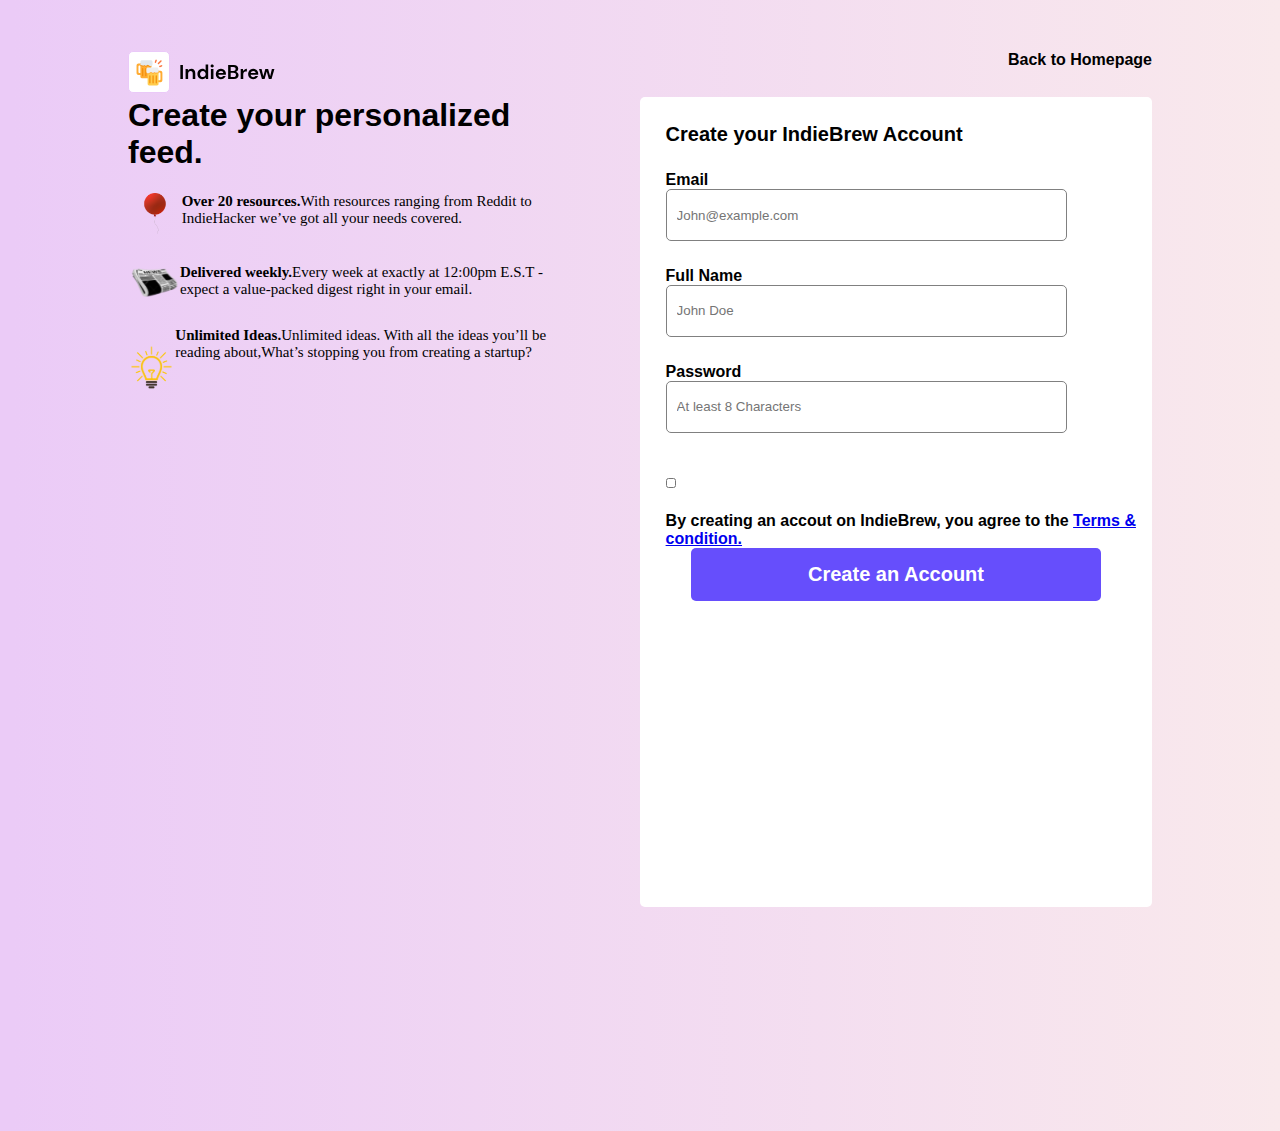
<file: view/pages/index2.html>
<!DOCTYPE html>
<html lang="en">
<head>
    <meta charset="UTF-8">
    <meta http-equiv="X-UA-Compatible" content="IE=edge">
    <meta name="viewport" content="width=device-width, initial-scale=1.0">
    <link rel="stylesheet" href="../styles/form.css">
    <title>IndieBrew.form</title>
</head>
<body>
    <nav>
        <div class="logo">
            <img src="../assets/logo.svg">
        </div> 
        <ul>
            <li><a href="">Back to Homepage</a></li>    
        </ul> 
    </nav>
    <div class="first">
        <div class="text">
            <h1>Create your personalized feed.</h1>
            <div class="one">
                <div class="ballon">
                    <img src="../assets/ballon.png">
                </div>
                    <p><span class="bold">Over 20 resources.</span>With resources ranging from Reddit to IndieHacker we’ve got all your needs covered.  </p>
                    </div>
            <div class="two">
                <div class="news">
                    <img src="../assets/news.svg">
                </div>
                  <p><span class="bold">Delivered weekly.</span>Every week at exactly at 12:00pm E.S.T - expect a value-packed digest right in your email.    </p>
            </div>
            <div class="three">
                <div class="bulb">
                    <img src="../assets/bulb.svg">
                </div>
                    <p><span class="bold">Unlimited Ideas.</span>Unlimited ideas. With all the ideas  you’ll be reading about,What’s stopping you from creating a startup? </p>
                    </div>
                    </div>
                    <div class="form-page">
                        <h2>Create your IndieBrew Account</h2>
                        <div class="email">
                            <p>Email</p>
                            <form>
                        <input type="text" placeholder="John@example.com">
                            </form>
                        </div>
                        <div class="name">
                            <p>Full Name</p>
                            <form>
                            <input type="text" placeholder="John Doe">
                             </form>
                        </div>
                        <div class="password">
                            <p>Password</p>
                            <form>
                            <input type="text" placeholder="At least 8 Characters">
                             </form>   
                        </div>
                <div class="last-text">
                <div class="rectangle">
                    <input type="checkbox" name="" id="">
                            </div>
                            <p> By creating an  accout on IndieBrew, you agree to the <a href="#">Terms & condition.</a></p>
                        </div>
                        <h4><a href="#">Create an Account</a></h>
                    </div>
                </div>
                    

            
        
            
    
    
    
</body>
</html>
</file>
<file: view/styles/form.css>
*{
    margin: 0;
    padding: 0%;
    box-sizing: 0;
    font-family: 'Poppins', sans-serif;
}
body{
    width: 100%;
    height: 120vh;
    background-image: linear-gradient(to right, #ebcbf7 1% , #f9e9ec);
}
nav{
    display: flex;
    width: 80%;
    margin: auto;
    margin-top: 4%;

}
.logo{
    width: 50%;
    
}
nav ul{
    width: 50%;
    display: flex;
    justify-content: end;
    list-style: none;

}
nav li a{
    font-weight: 700;
    color: black;
    text-decoration: none;
}
.first{
    display: flex;
    width: 80%;
    height: auto; 
    margin: auto;
    justify-content: space-between;
}
.text{
    width: 43%;
    
    
    
    
    
}
.form-page{
    width: 50%; 
    justify-content: flex-end;
    background-color: #fff;
    height: 90vh;
    border-radius: 5px;
    
}
.form-page h2{
    margin-left: 5%;
    font-size: 20px;
    margin-top: 5%;
}
.email{
    margin-left: 5%;
    margin-top: 5%;
}
.form-page p{
 font-weight: 700;
}
.name{
    margin-left: 5%;
    margin-top: 5%;
}
.password{
    margin-left: 5%;
    margin-top: 5%;
}
.last-text{
    margin-left: 5%;
    margin-top: 5%;
    display: flex;
    flex-wrap: wrap;
}

.text .one{
    display: flex;
    /* display: flex; */
    margin-top: 5%;
    
 
}
.text .one p{
    font-size: 15px;
    font-family: Georgia, serif;
}
.ballon{
    width: 20%;
}
.ballon img{
    width: 100%;
}
.text .two{
    display: flex;
    margin-top: 5%;
   
}
.text .two p{
    font-size: 15px;
    font-family: Georgia, serif;
}
.news{
    width: 20%;
}
.news img{
    width: 100%;
}
.text .three{
    display: flex;
    margin-top: 5%;
   
}
.text .three p{
    font-size: 15px;
    font-family: Georgia, serif;
}
.bulb{
    width: 20%;
}
.bulb img{
    width: 100%;
}

.bold{
    font-family: Georgia, serif;
    font-weight: 700;
}
h4 a{
    font-size: 20px;
}
.form-page input{
    height: 50px;
    width: 80%;
    border-radius: 5px;
    padding-left: 10px;
    border: 1px solid grey;
}
.form-page h4 a{
    background-color: #664efc;
    color: #fff;
    padding: 15px 0;
    border-radius: 5px;
    display: flex;
    justify-content: center;
    text-decoration: none;
    width: 80%;
    margin: auto;

}

@media screen and (max-width: 1000px){
  .first{
    display: flex;
    flex-direction: column;
    width: 100%;
    
  }
  body{
    height: 150vh;
  }
  .first h1{
    width: 100%;
  }
  .logo{
    margin-bottom: 10%;
  }
  ul li a{
    width: 50%;
    display: block;
    margin-left: 40%;
  }
  .text{
    width: 90%;
    margin: auto;
    
}
.form-page{
    width: 50%; 
    justify-content: flex-end;
    background-color: #fff;
    height: 90vh;
    border-radius: 5px;
    
}
.form-page h2{
    margin-left: 5%;
    font-size: 20px;
    margin-top: 5%;
}
.email{
    margin-left: 5%;
    margin-top: 5%;
}
.form-page p{
 font-weight: 700;
}
.name{
    margin-left: 5%;
    margin-top: 5%;
}
.password{
    margin-left: 5%;
    margin-top: 5%;
}
.last-text{
    margin-left: 5%;
    margin-top: 5%;
    display: flex;
}

.text .one{
    display: flex;
    /* display: flex; */
    margin-top: 5%;
    text-align: justify;
    
    
 
}
.text .one p{
    font-size: 15px;
    font-family: Georgia, serif;
}
.ballon{
    width: 40%;
}
.ballon img{
    width: 100%;
}
.text .two{
    display: flex;
    margin-top: 5%;
    text-align: justify;
   
}
.text .two p{
    font-size: 15px;
    font-family: Georgia, serif;
}
.news{
    width: 40%;
}
.news img{
    width: 100%;
}
.text .three{
    display: flex;
    margin-top: 5%;
    text-align: justify;
    width: 100%;
   
}
.text .three p{
    font-size: 15px;
    font-family: Georgia, serif;
}
.bulb{
    width: 40%;
}
.bulb img{
    width: 100%;
}

.bold{
    font-family: Georgia, serif;
    font-weight: 700;
}
h4 a{
    font-size: 20px;
}
.form-page{
    width: 80%;
    margin: auto;
    height: 80vh;
}
.form-page input{
    height: 50px;
    width: 80%;
    border-radius: 5px;
    padding-left: 10px;
    border: 1px solid grey;
}
.form-page h4 a{
    background-color: #664efc;
    color: #fff;
    padding: 15px 0;
    border-radius: 5px;
    display: flex;
    justify-content: center;
    text-decoration: none;
    width: 80%;
    margin: auto;
    margin-top: 5%;

}

}
</file>
